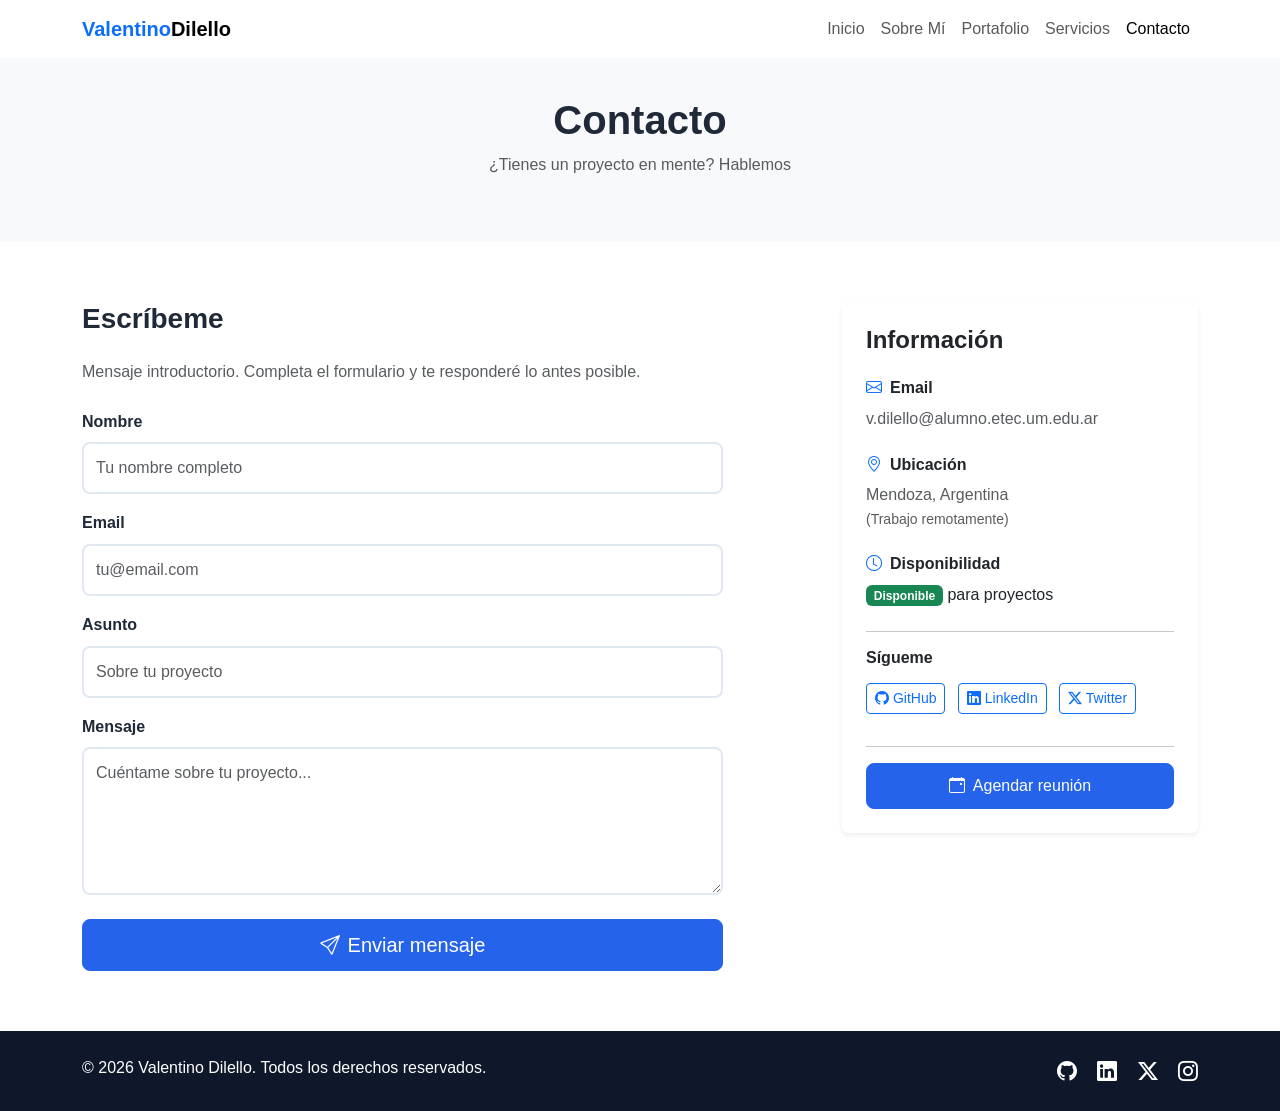
<file: contacto.html>
<!DOCTYPE html>
<html lang="es">
<head>
    <meta charset="UTF-8">
    <meta name="viewport" content="width=device-width, initial-scale=1.0">
    <title>Contacto - Mi Portfolio</title>
    
    <link href="https://cdn.jsdelivr.net/npm/bootstrap@5.3.2/dist/css/bootstrap.min.css" rel="stylesheet">
    <link rel="stylesheet" href="https://cdn.jsdelivr.net/npm/bootstrap-icons@1.11.1/font/bootstrap-icons.css">
    <link rel="stylesheet" href="css/style.css">
</head>
<body>

    <!-- NAVEGACIÓN -->
    <nav class="navbar navbar-expand-lg navbar-light bg-white fixed-top">
        <div class="container">
            <a class="navbar-brand fw-bold" href="index.html">
                <span class="text-primary">Valentino</span>Dilello
            </a>
            <button class="navbar-toggler" type="button" data-bs-toggle="collapse" data-bs-target="#menu">
                <span class="navbar-toggler-icon"></span>
            </button>
            <div class="collapse navbar-collapse" id="menu">
                <ul class="navbar-nav ms-auto">
                    <li class="nav-item"><a class="nav-link" href="index.html">Inicio</a></li>
                    <li class="nav-item"><a class="nav-link" href="sobre-mi.html">Sobre Mí</a></li>
                    <li class="nav-item"><a class="nav-link" href="portafolio.html">Portafolio</a></li>
                    <li class="nav-item"><a class="nav-link" href="servicios.html">Servicios</a></li>
                    <li class="nav-item"><a class="nav-link active" href="contacto.html">Contacto</a></li>
                </ul>
            </div>
        </div>
    </nav>

    <!-- HEADER -->
    <section class="py-5 bg-light mt-5">
        <div class="container text-center">
            <h1 class="fw-bold">Contacto</h1>
            <p class="text-muted">¿Tienes un proyecto en mente? Hablemos</p>
        </div>
    </section>

    <!-- CONTACTO -->
    <section>
        <div class="container">
            <div class="row">
                
                <!-- FORMULARIO -->
                <div class="col-lg-7 mb-5 mb-lg-0">
                    <h3 class="fw-bold mb-4">Escríbeme</h3>
                    <p class="text-muted mb-4">
                        Mensaje introductorio. 
                        Completa el formulario y te responderé lo antes posible.
                    </p>
                    
                    <!-- FORMULARIO DE CONTACTO -->
                    <form id="form-contacto" class="contact-form">
                        <div class="mb-3">
                            <label for="nombre" class="form-label fw-bold">Nombre</label>
                            <!-- CAMBIA EL NOMBRE DEL CAMPO SI LO NECESITAS -->
                            <input type="text" class="form-control" id="nombre" 
                                   placeholder="Tu nombre completo" required>
                        </div>
                        
                        <div class="mb-3">
                            <label for="email" class="form-label fw-bold">Email</label>
                            <input type="email" class="form-control" id="email" 
                                   placeholder="tu@email.com" required>
                        </div>
                        
                        <div class="mb-3">
                            <label for="asunto" class="form-label fw-bold">Asunto</label>
                            <input type="text" class="form-control" id="asunto" 
                                   placeholder="Sobre tu proyecto" required>
                        </div>
                        
                        <div class="mb-4">
                            <label for="mensaje" class="form-label fw-bold">Mensaje</label>
                            <textarea class="form-control" id="mensaje" rows="5" 
                                      placeholder="Cuéntame sobre tu proyecto..." required></textarea>
                        </div>
                        
                        <button type="submit" class="btn btn-primary btn-lg w-100">
                            <i class="bi bi-send me-2"></i>Enviar mensaje
                        </button>
                    </form>
                </div>
                
                <!-- INFORMACIÓN DE CONTACTO -->
                <div class="col-lg-4 offset-lg-1">
                    <div class="card border-0 shadow-sm">
                        <div class="card-body p-4">
                            <h4 class="fw-bold mb-4">Información</h4>
                            
                            <!-- EMAIL -->
                            <div class="mb-4">
                                <h6 class="fw-bold mb-2">
                                    <i class="bi bi-envelope text-primary me-2"></i>Email
                                </h6>
                                <!-- CAMBIA TU EMAIL -->
                                <p class="text-muted mb-0">v.dilello@alumno.etec.um.edu.ar</p>
                            </div>
                            
                            <!-- UBICACIÓN -->
                            <div class="mb-4">
                                <h6 class="fw-bold mb-2">
                                    <i class="bi bi-geo-alt text-primary me-2"></i>Ubicación
                                </h6>
                                <!-- CAMBIA TU CIUDAD/PAÍS -->
                                <p class="text-muted mb-0">Mendoza, Argentina</p>
                                <p class="text-muted small">(Trabajo remotamente)</p>
                            </div>
                            
                            <!-- DISPONIBILIDAD -->
                            <div class="mb-4">
                                <h6 class="fw-bold mb-2">
                                    <i class="bi bi-clock text-primary me-2"></i>Disponibilidad
                                </h6>
                                <p class="mb-0">
                                    <span class="badge bg-success">Disponible</span> para proyectos
                                </p>
                            </div>
                            
                            <!-- REDES SOCIALES -->
                            <hr>
                            <h6 class="fw-bold mb-3">Sígueme</h6>
                            <div class="mb-4">
                                <!-- CAMBIA TUS ENLACES -->
                                <a href="https://github.com/ValenDilello" class="btn btn-outline-primary btn-sm me-2 mb-2">
                                    <i class="bi bi-github"></i> GitHub
                                </a>
                                <a href="https://www.linkedin.com/in/valentino-dilello?utm_source=share_via&utm_content=profile&utm_medium=member_ios" class="btn btn-outline-primary btn-sm me-2 mb-2">
                                    <i class="bi bi-linkedin"></i> LinkedIn
                                </a>
                                <a href="https://x.com/valendilello_?s=11" class="btn btn-outline-primary btn-sm me-2 mb-2">
                                    <i class="bi bi-twitter-x"></i> Twitter
                                </a>
                            </div>
                            
                            <!-- AGENDA EXTERNA -->
                            <hr>
                            <a href="https://calendly.com" target="_blank" class="btn btn-primary w-100">
                                <i class="bi bi-calendar-event me-2"></i>Agendar reunión
                            </a>
                        </div>
                    </div>
                </div>
                
            </div>
        </div>
    </section>

    <!-- ==================== FOOTER ==================== -->
    <footer class="py-4">
        <div class="container">
            <div class="row">
                <div class="col-md-6">
                    <!-- CAMBIA TU NOMBRE -->
                    <p class="mb-0">&copy; 2026 Valentino Dilello. Todos los derechos reservados.</p>
                </div>
                <div class="col-md-6 text-md-end">
                    <!-- CAMBIA TUS REDES SOCIALES -->
                    <a href="https://github.com/ValenDilello" class="text-white me-3"><i class="bi bi-github fs-5"></i></a>
                    <a href="https://www.linkedin.com/in/valentino-dilello?utm_source=share_via&utm_content=profile&utm_medium=member_ios
" class="text-white me-3"><i class="bi bi-linkedin fs-5"></i></a>
                    <a href="https://x.com/valendilello_?s=11" class="text-white me-3"><i class="bi bi-twitter-x fs-5"></i></a>
                    <a href="https://www.instagram.com/valendilello?igsh=b2s5MnZnZXc2ZTkw&utm_source=qr
" class="text-white"><i class="bi bi-instagram fs-5"></i></a>
                </div>
            </div>
        </div>
    </footer>
    <script src="https://cdn.jsdelivr.net/npm/bootstrap@5.3.2/dist/js/bootstrap.bundle.min.js"></script>
    <!-- NOTA: Renombra script.ts a script.js o usa un transpilador -->
    <script src="js/script.js"></script>
</body>
</html>
</file>
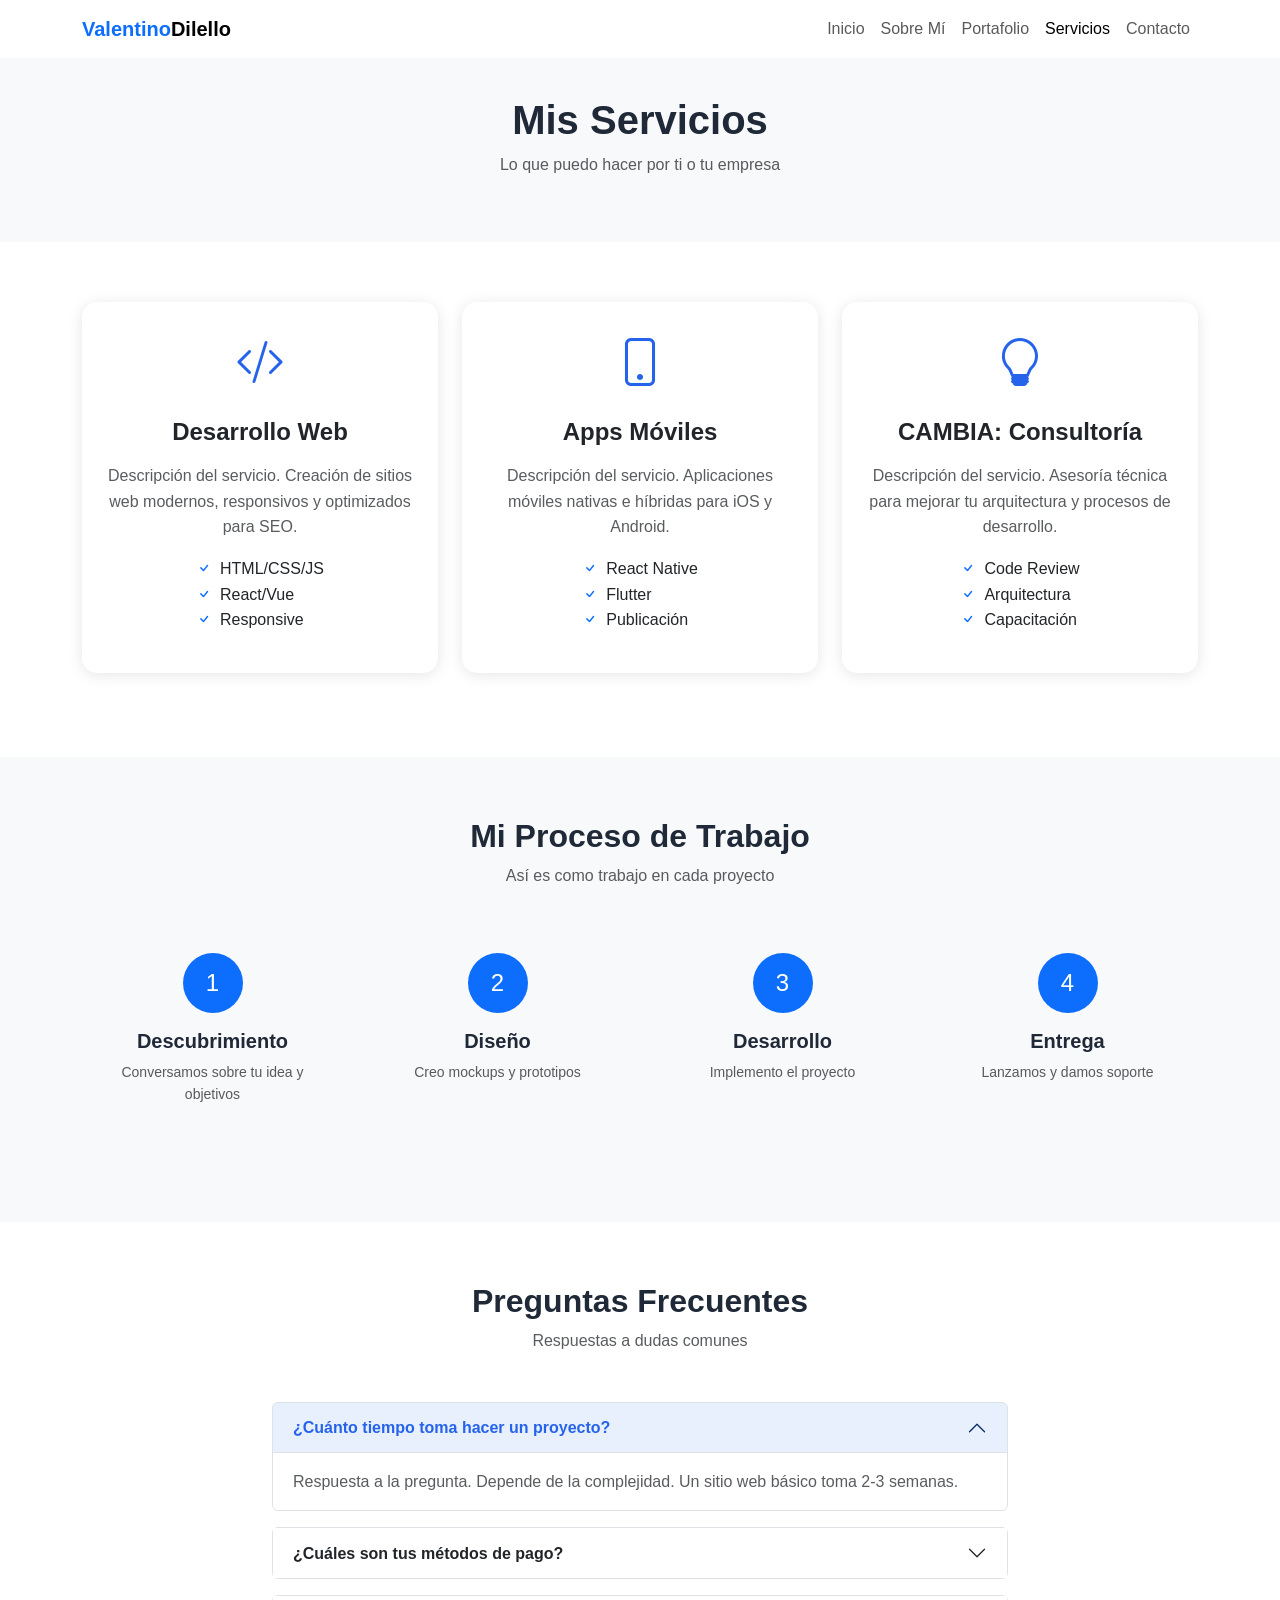
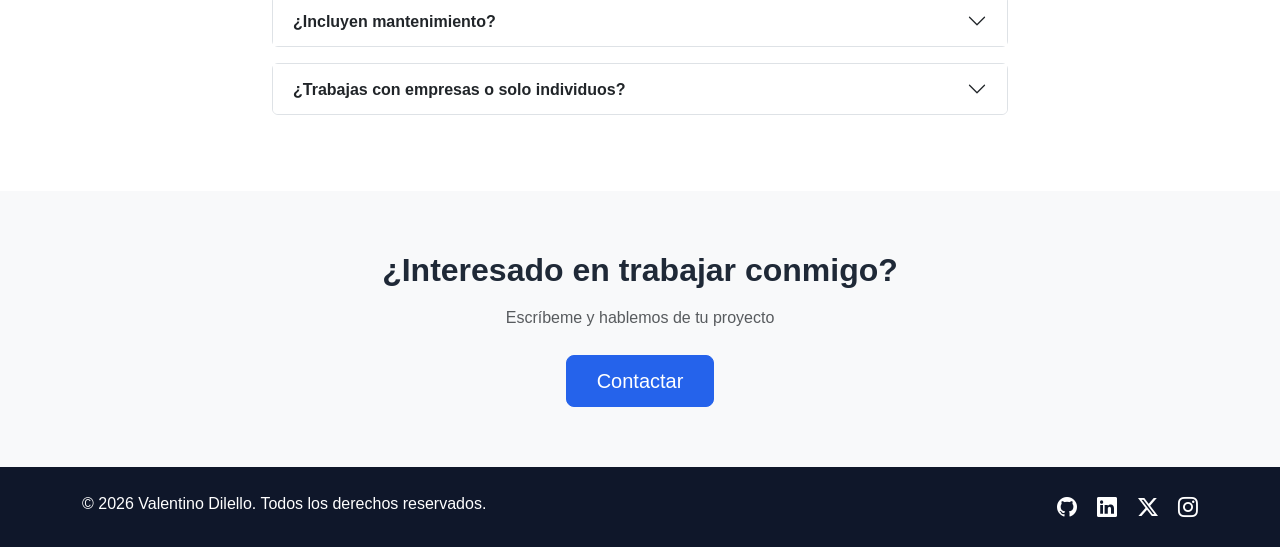
<file: servicios.html>
<!DOCTYPE html>
<html lang="es">
<head>
    <meta charset="UTF-8">
    <meta name="viewport" content="width=device-width, initial-scale=1.0">
    <title>Servicios - Mi Portfolio</title>
    
    <link href="https://cdn.jsdelivr.net/npm/bootstrap@5.3.2/dist/css/bootstrap.min.css" rel="stylesheet">
    <link rel="stylesheet" href="https://cdn.jsdelivr.net/npm/bootstrap-icons@1.11.1/font/bootstrap-icons.css">
    <link rel="stylesheet" href="css/style.css">
</head>
<body>

    <!-- NAVEGACIÓN -->
    <nav class="navbar navbar-expand-lg navbar-light bg-white fixed-top">
        <div class="container">
            <a class="navbar-brand fw-bold" href="index.html">
                <span class="text-primary">Valentino</span>Dilello
            </a>
            <button class="navbar-toggler" type="button" data-bs-toggle="collapse" data-bs-target="#menu">
                <span class="navbar-toggler-icon"></span>
            </button>
            <div class="collapse navbar-collapse" id="menu">
                <ul class="navbar-nav ms-auto">
                    <li class="nav-item"><a class="nav-link" href="index.html">Inicio</a></li>
                    <li class="nav-item"><a class="nav-link" href="sobre-mi.html">Sobre Mí</a></li>
                    <li class="nav-item"><a class="nav-link" href="portafolio.html">Portafolio</a></li>
                    <li class="nav-item"><a class="nav-link active" href="servicios.html">Servicios</a></li>
                    <li class="nav-item"><a class="nav-link" href="contacto.html">Contacto</a></li>
                </ul>
            </div>
        </div>
    </nav>

    <!-- HEADER -->
    <section class="py-5 bg-light mt-5">
        <div class="container text-center">
            <h1 class="fw-bold">Mis Servicios</h1>
            <p class="text-muted">Lo que puedo hacer por ti o tu empresa</p>
        </div>
    </section>

    <!-- SERVICIOS -->
    <section>
        <div class="container">
            <div class="row">
                
                <!-- SERVICIO 1 -->
                <div class="col-md-4 mb-4">
                    <div class="card service-card h-100 p-4 text-center">
                        <div class="service-icon mb-3">
                            <i class="bi bi-code-slash"></i>
                        </div>
                        <h4 class="fw-bold mb-3">Desarrollo Web</h4>
                        <p class="text-muted">
                            Descripción del servicio. 
                            Creación de sitios web modernos, 
                            responsivos y optimizados para SEO.
                        </p>
                        <ul class="list-unstyled text-start mx-auto" style="max-width: 200px;">
                            <li><i class="bi bi-check text-primary me-2"></i>HTML/CSS/JS</li>
                            <li><i class="bi bi-check text-primary me-2"></i>React/Vue</li>
                            <li><i class="bi bi-check text-primary me-2"></i>Responsive</li>
                        </ul>
                    </div>
                </div>

                <!-- SERVICIO 2 -->
                <div class="col-md-4 mb-4">
                    <div class="card service-card h-100 p-4 text-center">
                        <div class="service-icon mb-3">
                            <i class="bi bi-phone"></i>
                        </div>
                        <h4 class="fw-bold mb-3">Apps Móviles</h4>
                        <p class="text-muted">
                            Descripción del servicio.
                            Aplicaciones móviles nativas e híbridas 
                            para iOS y Android.
                        </p>
                        <ul class="list-unstyled text-start mx-auto" style="max-width: 200px;">
                            <li><i class="bi bi-check text-primary me-2"></i>React Native</li>
                            <li><i class="bi bi-check text-primary me-2"></i>Flutter</li>
                            <li><i class="bi bi-check text-primary me-2"></i>Publicación</li>
                        </ul>
                    </div>
                </div>

                <!-- SERVICIO 3 -->
                <div class="col-md-4 mb-4">
                    <div class="card service-card h-100 p-4 text-center">
                        <div class="service-icon mb-3">
                            <i class="bi bi-lightbulb"></i>
                        </div>
                        <h4 class="fw-bold mb-3">CAMBIA: Consultoría</h4>
                        <p class="text-muted">
                            Descripción del servicio.
                            Asesoría técnica para mejorar tu 
                            arquitectura y procesos de desarrollo.
                        </p>
                        <ul class="list-unstyled text-start mx-auto" style="max-width: 200px;">
                            <li><i class="bi bi-check text-primary me-2"></i>Code Review</li>
                            <li><i class="bi bi-check text-primary me-2"></i>Arquitectura</li>
                            <li><i class="bi bi-check text-primary me-2"></i>Capacitación</li>
                        </ul>
                    </div>
                </div>

            </div>
        </div>
    </section>

    <!-- PROCESO -->
    <section class="bg-light">
        <div class="container">
            <div class="text-center mb-5">
                <h2 class="fw-bold">Mi Proceso de Trabajo</h2>
                <p class="text-muted">Así es como trabajo en cada proyecto</p>
            </div>
            
            <div class="row text-center">
                <!-- PASO 1 -->
                <div class="col-md-3 col-6 mb-4">
                    <div class="p-3">
                        <div class="rounded-circle bg-primary text-white d-inline-flex align-items-center justify-content-center" 
                             style="width: 60px; height: 60px; font-size: 1.5rem;">1</div>
                        <h5 class="mt-3 fw-bold">Descubrimiento</h5>
                        <p class="text-muted small">Conversamos sobre tu idea y objetivos</p>
                    </div>
                </div>

                <!-- PASO 2 -->
                <div class="col-md-3 col-6 mb-4">
                    <div class="p-3">
                        <div class="rounded-circle bg-primary text-white d-inline-flex align-items-center justify-content-center" 
                             style="width: 60px; height: 60px; font-size: 1.5rem;">2</div>
                        <h5 class="mt-3 fw-bold">Diseño</h5>
                        <p class="text-muted small">Creo mockups y prototipos</p>
                    </div>
                </div>

                <!-- PASO 3 -->
                <div class="col-md-3 col-6 mb-4">
                    <div class="p-3">
                        <div class="rounded-circle bg-primary text-white d-inline-flex align-items-center justify-content-center" 
                             style="width: 60px; height: 60px; font-size: 1.5rem;">3</div>
                        <h5 class="mt-3 fw-bold">Desarrollo</h5>
                        <p class="text-muted small">Implemento el proyecto</p>
                    </div>
                </div>

                <!-- PASO 4 -->
                <div class="col-md-3 col-6 mb-4">
                    <div class="p-3">
                        <div class="rounded-circle bg-primary text-white d-inline-flex align-items-center justify-content-center" 
                             style="width: 60px; height: 60px; font-size: 1.5rem;">4</div>
                        <h5 class="mt-3 fw-bold">Entrega</h5>
                        <p class="text-muted small">Lanzamos y damos soporte</p>
                    </div>
                </div>

            </div>
        </div>
    </section>

    <!-- FAQ (ACORDEÓN) -->
    <section>
        <div class="container">
            <div class="text-center mb-5">
                <h2 class="fw-bold">Preguntas Frecuentes</h2>
                <p class="text-muted">Respuestas a dudas comunes</p>
            </div>
            
            <div class="row justify-content-center">
                <div class="col-lg-8">
                    <div class="accordion" id="faqAccordion">
                        
                        <!-- PREGUNTA 1 -->
                        <div class="accordion-item mb-3 border rounded">
                            <h2 class="accordion-header">
                                <button class="accordion-button" type="button" data-bs-toggle="collapse" data-bs-target="#faq1">
                                    ¿Cuánto tiempo toma hacer un proyecto?
                                </button>
                            </h2>
                            <div id="faq1" class="accordion-collapse collapse show" data-bs-parent="#faqAccordion">
                                <div class="accordion-body text-muted">
                                    Respuesta a la pregunta. 
                                    Depende de la complejidad. 
                                    Un sitio web básico toma 2-3 semanas.
                                </div>
                            </div>
                        </div>

                        <!-- PREGUNTA 2 -->
                        <div class="accordion-item mb-3 border rounded">
                            <h2 class="accordion-header">
                                <button class="accordion-button collapsed" type="button" data-bs-toggle="collapse" data-bs-target="#faq2">
                                    ¿Cuáles son tus métodos de pago?
                                </button>
                            </h2>
                            <div id="faq2" class="accordion-collapse collapse" data-bs-parent="#faqAccordion">
                                <div class="accordion-body text-muted">
                                    Respuesta. 
                                    Acepto transferencia, PayPal y crypto. 
                                    Generalmente 50% upfront, 50% al entrega.
                                </div>
                            </div>
                        </div>

                        <!-- PREGUNTA 3 -->
                        <div class="accordion-item mb-3 border rounded">
                            <h2 class="accordion-header">
                                <button class="accordion-button collapsed" type="button" data-bs-toggle="collapse" data-bs-target="#faq3">
                                    ¿Incluyen mantenimiento?
                                </button>
                            </h2>
                            <div id="faq3" class="accordion-collapse collapse" data-bs-parent="#faqAccordion">
                                <div class="accordion-body text-muted">
                                    Respuesta. 
                                    Sí, Ofrezco planes de mantenimiento 
                                    mensuales a partir de $XX/mes.
                                </div>
                            </div>
                        </div>

                        <!-- PREGUNTA 4 -->
                        <div class="accordion-item mb-3 border rounded">
                            <h2 class="accordion-header">
                                <button class="accordion-button collapsed" type="button" data-bs-toggle="collapse" data-bs-target="#faq4">
                                    ¿Trabajas con empresas o solo individuos?
                                </button>
                            </h2>
                            <div id="faq4" class="accordion-collapse collapse" data-bs-parent="#faqAccordion">
                                <div class="accordion-body text-muted">
                                    Respuesta. 
                                    "Trabajo con ambos. Desde startups 
                                    hasta empresas establecidas.
                                </div>
                            </div>
                        </div>

                    </div>
                </div>
            </div>
        </div>
    </section>

    <!-- CTA -->
    <section class="bg-light">
        <div class="container text-center">
            <h2 class="fw-bold mb-3">¿Interesado en trabajar conmigo?</h2>
            <p class="text-muted mb-4">Escríbeme y hablemos de tu proyecto</p>
            <a href="contacto.html" class="btn btn-primary btn-lg">Contactar</a>
        </div>
    </section>

    <!-- ==================== FOOTER ==================== -->
    <footer class="py-4">
        <div class="container">
            <div class="row">
                <div class="col-md-6">
                    <!-- CAMBIA TU NOMBRE -->
                    <p class="mb-0">&copy; 2026 Valentino Dilello. Todos los derechos reservados.</p>
                </div>
                <div class="col-md-6 text-md-end">
                    <!-- CAMBIA TUS REDES SOCIALES -->
                    <a href="https://github.com/ValenDilello" class="text-white me-3"><i class="bi bi-github fs-5"></i></a>
                    <a href="https://www.linkedin.com/in/valentino-dilello?utm_source=share_via&utm_content=profile&utm_medium=member_ios
" class="text-white me-3"><i class="bi bi-linkedin fs-5"></i></a>
                    <a href="https://x.com/valendilello_?s=11" class="text-white me-3"><i class="bi bi-twitter-x fs-5"></i></a>
                    <a href="https://www.instagram.com/valendilello?igsh=b2s5MnZnZXc2ZTkw&utm_source=qr
" class="text-white"><i class="bi bi-instagram fs-5"></i></a>
                </div>
            </div>
        </div>
    </footer>

    <script src="https://cdn.jsdelivr.net/npm/bootstrap@5.3.2/dist/js/bootstrap.bundle.min.js"></script>
    <script src="js/script.js"></script>
</body>
</html>
</file>
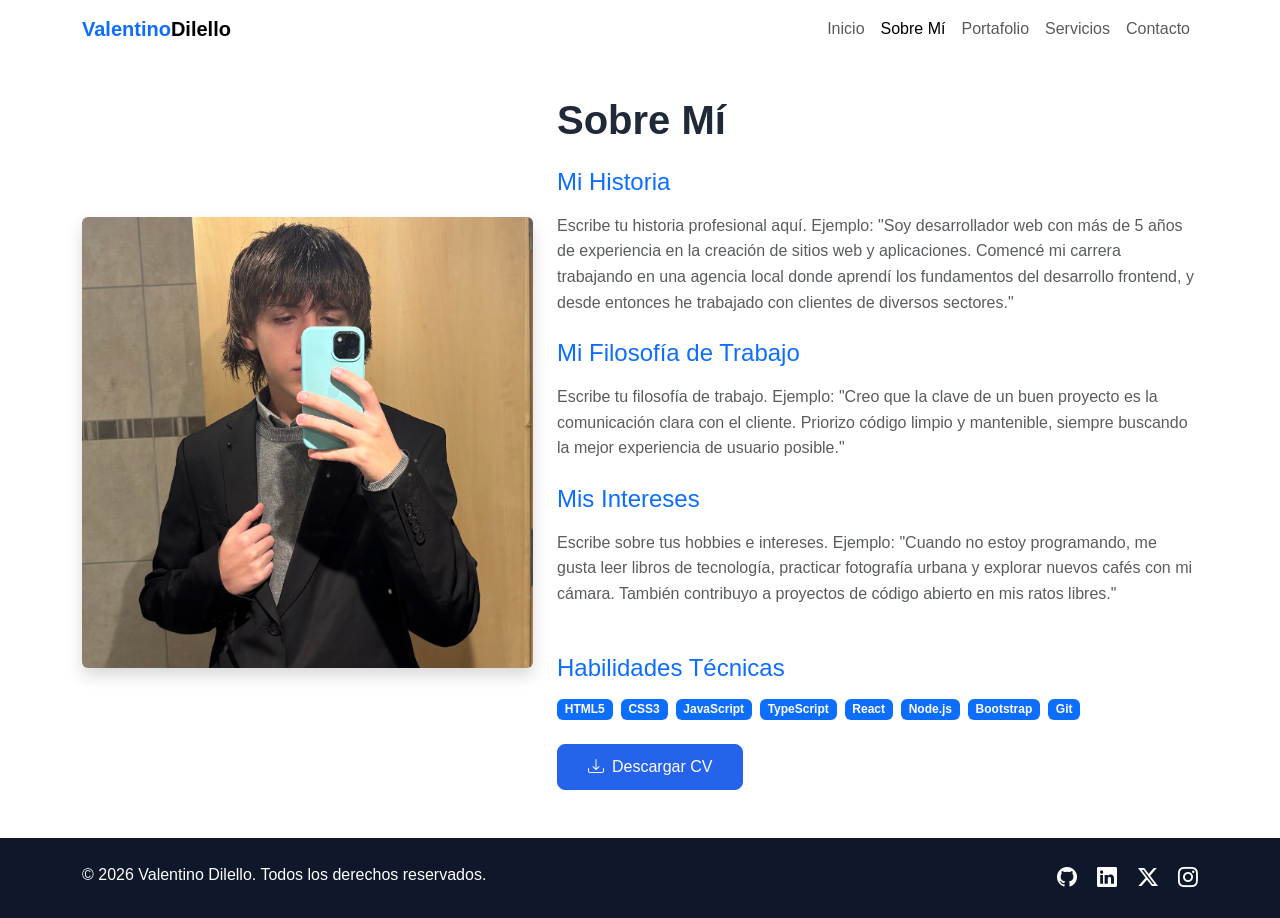
<file: sobre-mi.html>
<!DOCTYPE html>
<html lang="es">
<head>
    <meta charset="UTF-8">
    <meta name="viewport" content="width=device-width, initial-scale=1.0">
    <title>Sobre Mí - Mi Portfolio</title>
    
    <link href="https://cdn.jsdelivr.net/npm/bootstrap@5.3.2/dist/css/bootstrap.min.css" rel="stylesheet">
    <link rel="stylesheet" href="https://cdn.jsdelivr.net/npm/bootstrap-icons@1.11.1/font/bootstrap-icons.css">
    <link rel="stylesheet" href="css/style.css">
</head>
<body>

    <!-- NAVEGACIÓN -->
    <nav class="navbar navbar-expand-lg navbar-light bg-white fixed-top">
        <div class="container">
            <a class="navbar-brand fw-bold" href="index.html">
                <span class="text-primary">Valentino</span>Dilello
            </a>
            <button class="navbar-toggler" type="button" data-bs-toggle="collapse" data-bs-target="#menu">
                <span class="navbar-toggler-icon"></span>
            </button>
            <div class="collapse navbar-collapse" id="menu">
                <ul class="navbar-nav ms-auto">
                    <li class="nav-item"><a class="nav-link" href="index.html">Inicio</a></li>
                    <li class="nav-item"><a class="nav-link active" href="sobre-mi.html">Sobre Mí</a></li>
                    <li class="nav-item"><a class="nav-link" href="portafolio.html">Portafolio</a></li>
                    <li class="nav-item"><a class="nav-link" href="servicios.html">Servicios</a></li>
                    <li class="nav-item"><a class="nav-link" href="contacto.html">Contacto</a></li>
                </ul>
            </div>
        </div>
    </nav>

    <!-- CONTENIDO PRINCIPAL -->
    <section class="py-5 mt-5">
        <div class="container">
            <div class="row align-items-center">
                <!-- FOTO -->
                <div class="col-lg-5 mb-4 mb-lg-0">
                    <!-- CAMBIA TU FOTO -->
                    <img src= "images/valentino.jpg" 
                         alt="Sobre Mí" class="img-fluid rounded shadow">
                </div>
                
                <!-- TEXTO -->
                <div class="col-lg-7">
                    <h1 class="fw-bold mb-4">Sobre Mí</h1>
                    
                    <!-- HISTORIA PROFESIONAL -->
                    <h4 class="text-primary mb-3">Mi Historia</h4>
                    <p class="text-muted mb-4">
                        Escribe tu historia profesional aquí. 
                        Ejemplo: "Soy desarrollador web con más de 5 años de experiencia 
                        en la creación de sitios web y aplicaciones. Comencé mi carrera 
                        trabajando en una agencia local donde aprendí los fundamentos del 
                        desarrollo frontend, y desde entonces he trabajado con clientes de 
                        diversos sectores."
                    </p>
                    
                    <!-- FILOSOFÍA -->
                    <h4 class="text-primary mb-3">Mi Filosofía de Trabajo</h4>
                    <p class="text-muted mb-4">
                        Escribe tu filosofía de trabajo.
                        Ejemplo: "Creo que la clave de un buen proyecto es la comunicación 
                        clara con el cliente. Priorizo código limpio y mantenible, 
                        siempre buscando la mejor experiencia de usuario posible."
                    </p>
                    
                    <!-- HOBBIES -->
                    <h4 class="text-primary mb-3">Mis Intereses</h4>
                    <p class="text-muted mb-4">
                        Escribe sobre tus hobbies e intereses.
                        Ejemplo: "Cuando no estoy programando, me gusta leer libros de 
                        tecnología, practicar fotografía urbana y explorar nuevos cafés 
                        con mi cámara. También contribuyo a proyectos de código abierto 
                        en mis ratos libres."
                    </p>
                    
                    <!-- HABILIDADES -->
                    <h4 class="text-primary mb-3 mt-5">Habilidades Técnicas</h4>
                    <div class="d-flex flex-wrap gap-2 mb-4">
                        <!-- CAMBIA TUS HABILIDADES -->
                        <span class="badge bg-primary">HTML5</span>
                        <span class="badge bg-primary">CSS3</span>
                        <span class="badge bg-primary">JavaScript</span>
                        <span class="badge bg-primary">TypeScript</span>
                        <span class="badge bg-primary">React</span>
                        <span class="badge bg-primary">Node.js</span>
                        <span class="badge bg-primary">Bootstrap</span>
                        <span class="badge bg-primary">Git</span>
                    </div>
                    
                    <!-- CV -->
                    <a href="#" class="btn btn-primary">
                        <i class="bi bi-download me-2"></i>Descargar CV
                    </a>
                </div>
            </div>
        </div>
    </section>

    <!-- ==================== FOOTER ==================== -->
    <footer class="py-4">
        <div class="container">
            <div class="row">
                <div class="col-md-6">
                    <!-- CAMBIA TU NOMBRE -->
                    <p class="mb-0">&copy; 2026 Valentino Dilello. Todos los derechos reservados.</p>
                </div>
                <div class="col-md-6 text-md-end">
                    <!-- CAMBIA TUS REDES SOCIALES -->
                    <a href="https://github.com/ValenDilello" class="text-white me-3"><i class="bi bi-github fs-5"></i></a>
                    <a href="https://www.linkedin.com/in/valentino-dilello?utm_source=share_via&utm_content=profile&utm_medium=member_ios
" class="text-white me-3"><i class="bi bi-linkedin fs-5"></i></a>
                    <a href="https://x.com/valendilello_?s=11" class="text-white me-3"><i class="bi bi-twitter-x fs-5"></i></a>
                    <a href="https://www.instagram.com/valendilello?igsh=b2s5MnZnZXc2ZTkw&utm_source=qr
" class="text-white"><i class="bi bi-instagram fs-5"></i></a>
                </div>
            </div>
        </div>
    </footer>

    <script src="https://cdn.jsdelivr.net/npm/bootstrap@5.3.2/dist/js/bootstrap.bundle.min.js"></script>
    <script src="js/script.js"></script>
</body>
</html>
</file>
<file: css/style.css>
/* ============================================
   ESTILOS PERSONALIZADOS - EDITA A MANO
   ============================================ */

/* CAMBIA TUS COLORES AQUÍ */
:root {
    --tu-color-primario: #2563eb;      /* Color principal (azul por defecto) */
    --tu-color-secundario: #64748b;      /* Color secundario */
    --tu-fondo-claro: #f8fafc;           /* Fondo de secciones claras */
    --tu-texto: #1f2937;                  /* Color de texto principal */
}

/* AJUSTES GENERALES */
body {
    font-family: 'Segoe UI', Tahoma, Geneva, Verdana, sans-serif;
    color: var(--tu-texto);
    line-height: 1.6;
}

section {
    padding: 60px 0;
}

/* HERO SECTION - PÁGINA PRINCIPAL */
.hero {
    min-height: 80vh;
    display: flex;
    align-items: center;
    background: linear-gradient(135deg, var(--tu-fondo-claro) 0%, #e2e8f0 100%);
    padding-top: 70px;
}

.hero h1 {
    font-size: 3rem;
    font-weight: 700;
}

.hero .tagline {
    color: var(--tu-color-primario);
    font-weight: 600;
    text-transform: uppercase;
    letter-spacing: 2px;
}

/* TARJETAS DE PROYECTOS */
.card-project {
    transition: transform 0.3s ease, box-shadow 0.3s ease;
    border: none;
    box-shadow: 0 2px 10px rgba(0,0,0,0.1);
}

.card-project:hover {
    transform: translateY(-5px);
    box-shadow: 0 10px 30px rgba(0,0,0,0.15);
}

.card-project img {
    height: 200px;
    object-fit: cover;
}

/* SERVICIOS */
.service-card {
    border: none;
    border-radius: 15px;
    transition: all 0.3s ease;
    box-shadow: 0 2px 15px rgba(0,0,0,0.1);
}

.service-card:hover {
    transform: translateY(-5px);
}

.service-icon {
    font-size: 3rem;
    color: var(--tu-color-primario);
}

/* FORMULARIO DE CONTACTO */
.contact-form .form-control {
    border-radius: 8px;
    padding: 12px;
    border: 2px solid #e2e8f0;
}

.contact-form .form-control:focus {
    border-color: var(--tu-color-primario);
    box-shadow: 0 0 0 3px rgba(37, 99, 235, 0.1);
}

/* ACORDEÓN FAQ */
.accordion-button {
    font-weight: 600;
    padding: 15px 20px;
}

.accordion-button:not(.collapsed) {
    background-color: rgba(37, 99, 235, 0.1);
    color: var(--tu-color-primario);
}

/* BOTONES */
.btn-primary {
    background-color: var(--tu-color-primario);
    border-color: var(--tu-color-primario);
    padding: 10px 30px;
    border-radius: 8px;
}

.btn-primary:hover {
    background-color: #1d4ed8;
    border-color: #1d4ed8;
}

/* FOOTER */
footer {
    background-color: #0f172a;
    color: white;
}

/* ANIMACIONES SIMPLES */
.fade-in {
    animation: fadeIn 0.8s ease;
}

@keyframes fadeIn {
    from { opacity: 0; transform: translateY(20px); }
    to { opacity: 1; transform: translateY(0); }
}

/* RESPONSIVE */
@media (max-width: 768px) {
    .hero h1 {
        font-size: 2rem;
    }
    
    section {
        padding: 40px 0;
    }
}

/* ============================================
   SISTEMA DE ESTRELLAS - VALORACIÓN
   ============================================ */

.rating-container .stars {
    cursor: pointer;
    display: inline-flex;
}

.rating-container .star {
    color: #d1d5db;  /* Gris por defecto */
    transition: color 0.2s ease, transform 0.2s ease;
    margin: 0 3px;
    font-size: 2rem;  /* Tamaño de las estrellas */
    cursor: pointer;
    display: inline-block;
}

.rating-container .star:hover {
    transform: scale(1.2);
}

/* Estrellas marcadas (cuando ya votaste) */
.rating-container .star.active {
    color: #fbbf24;  /* Amarillo dorado */
}

/* Estrellas al pasar el mouse (hover) */
.rating-container .star.hover {
    color: #fbbf24;
}
</file>
